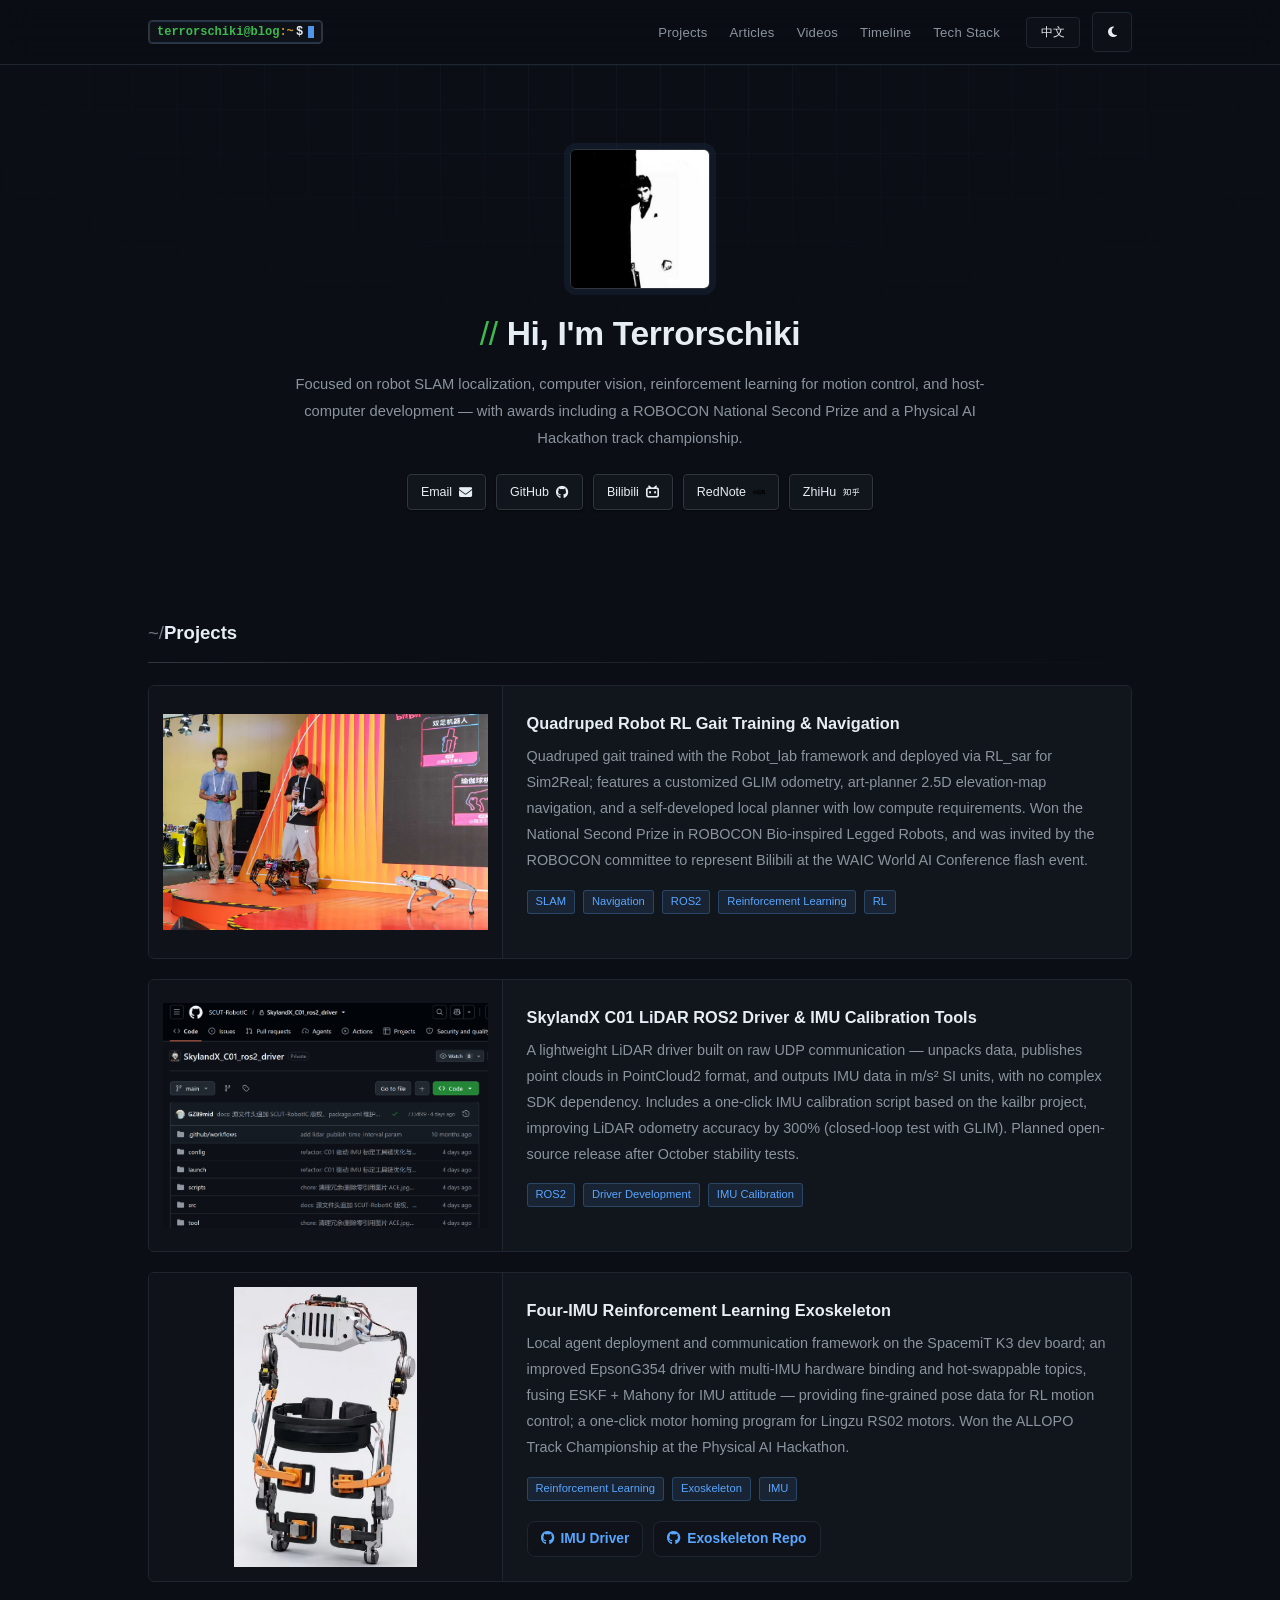
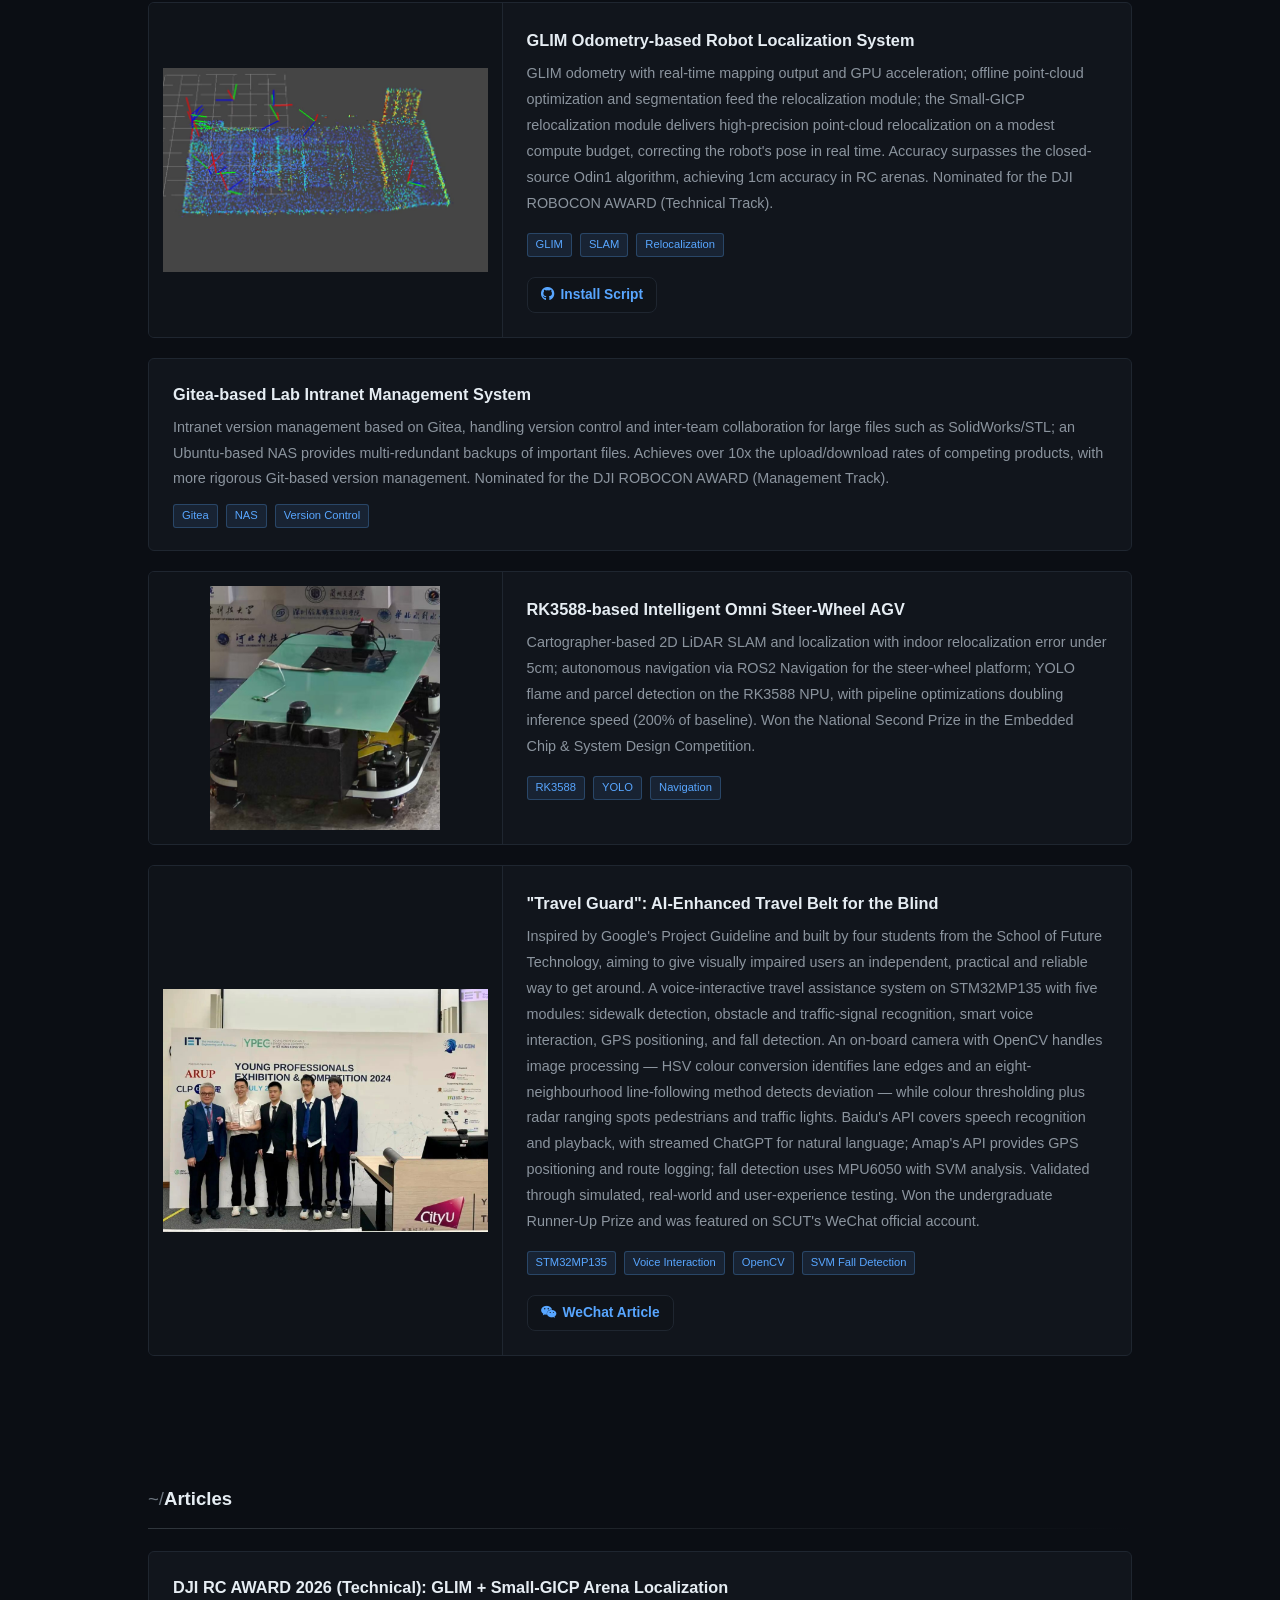
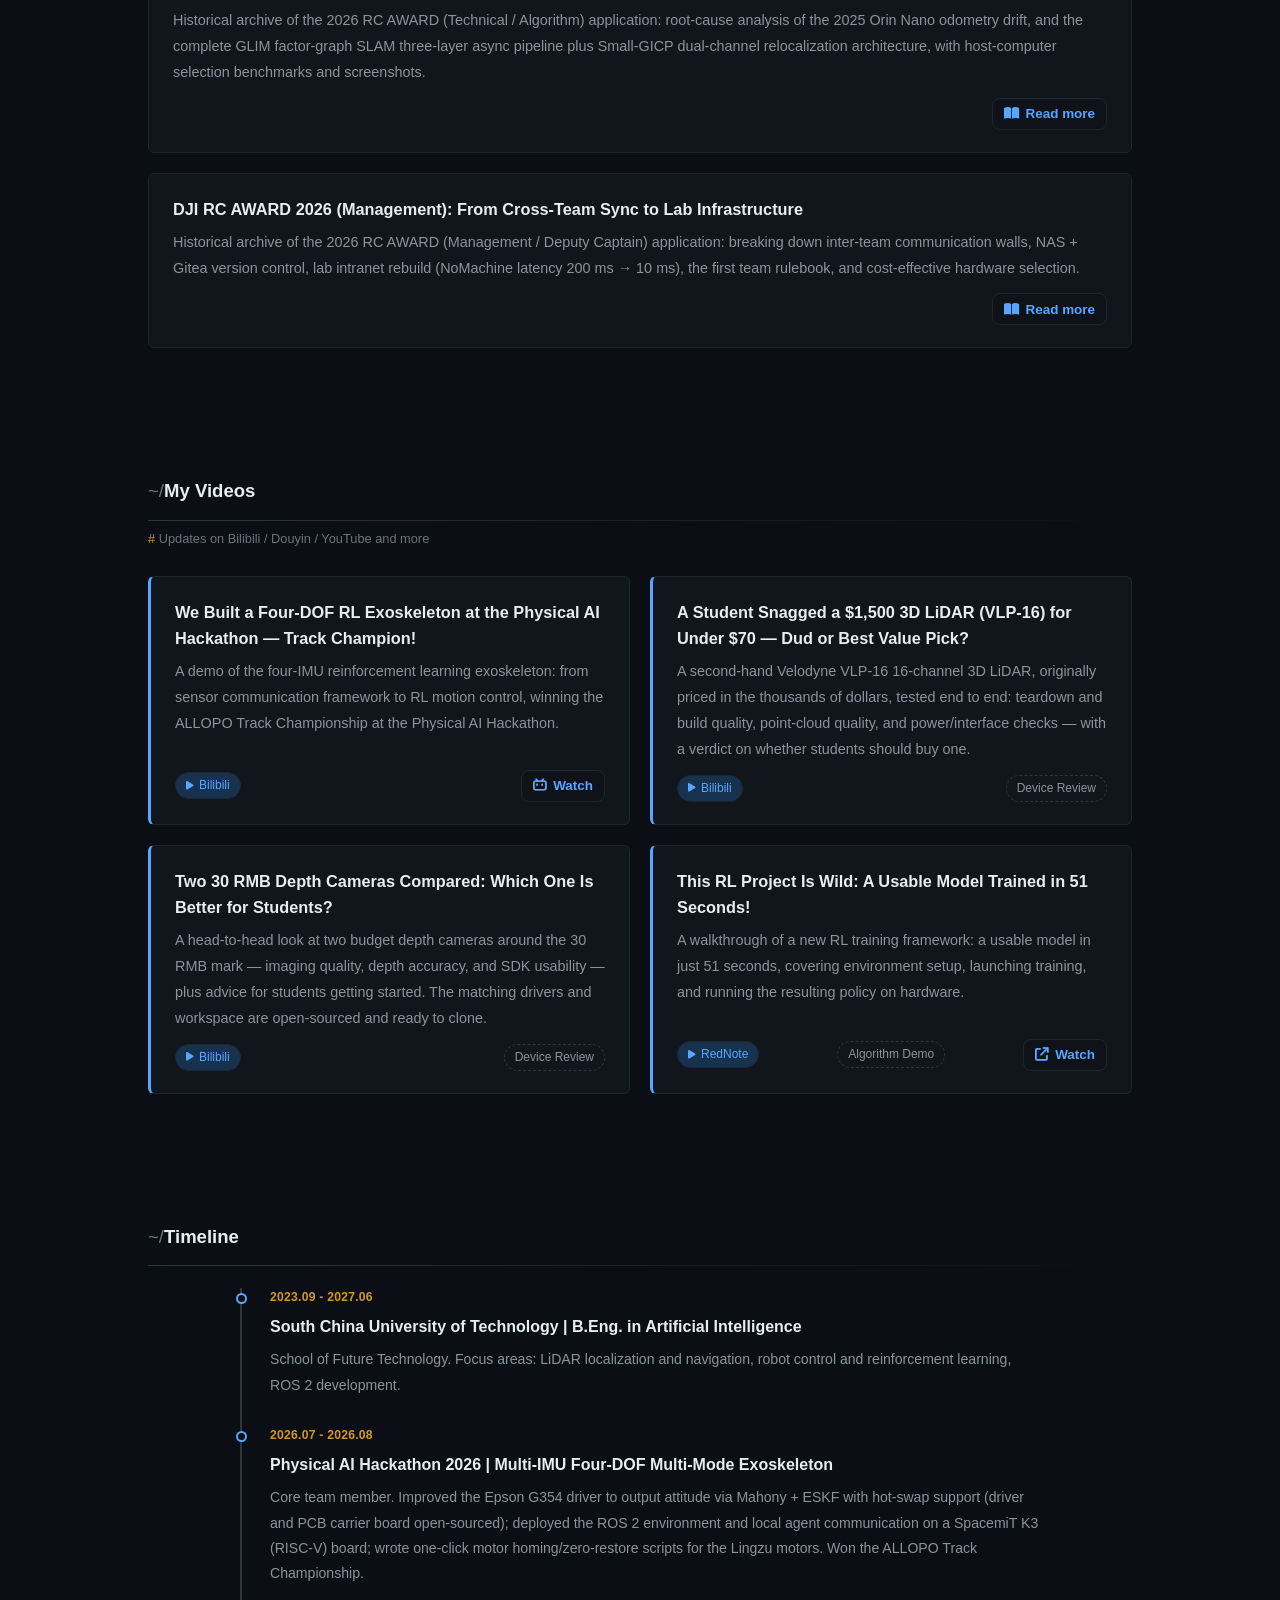
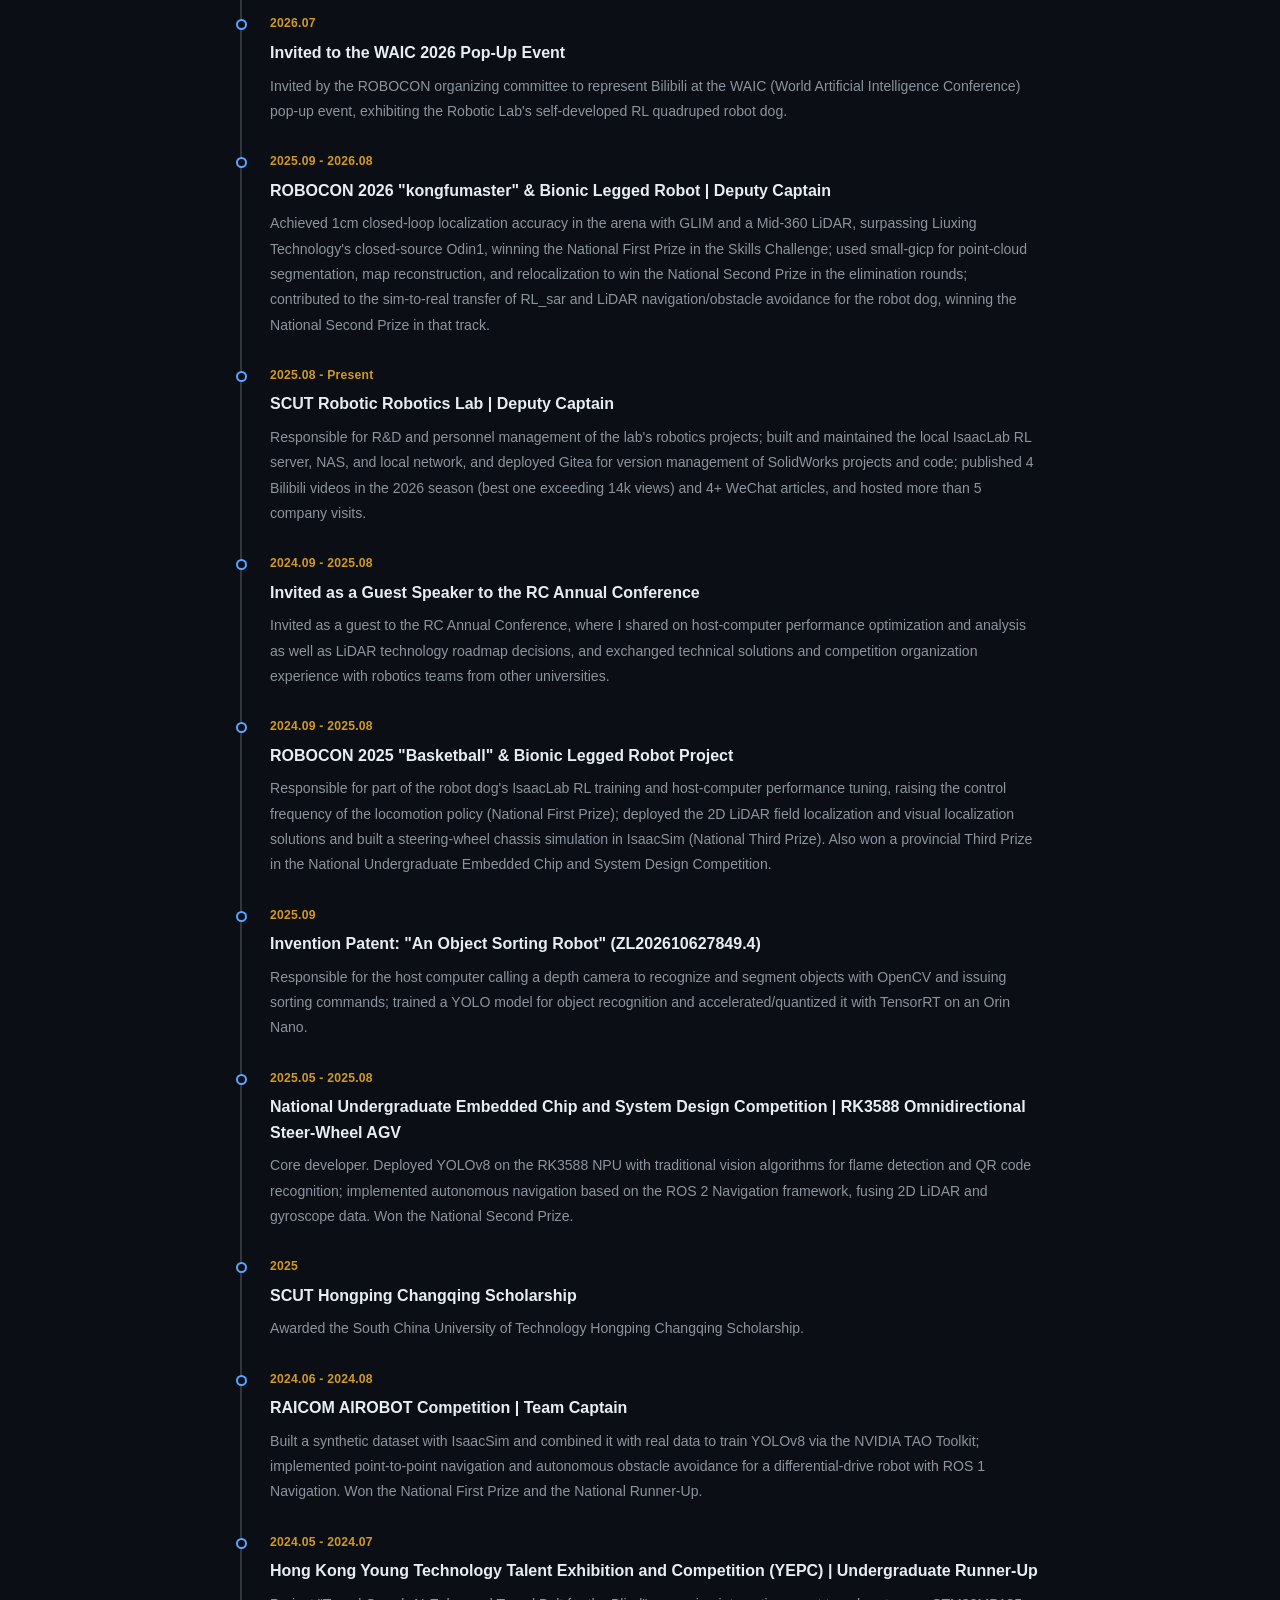
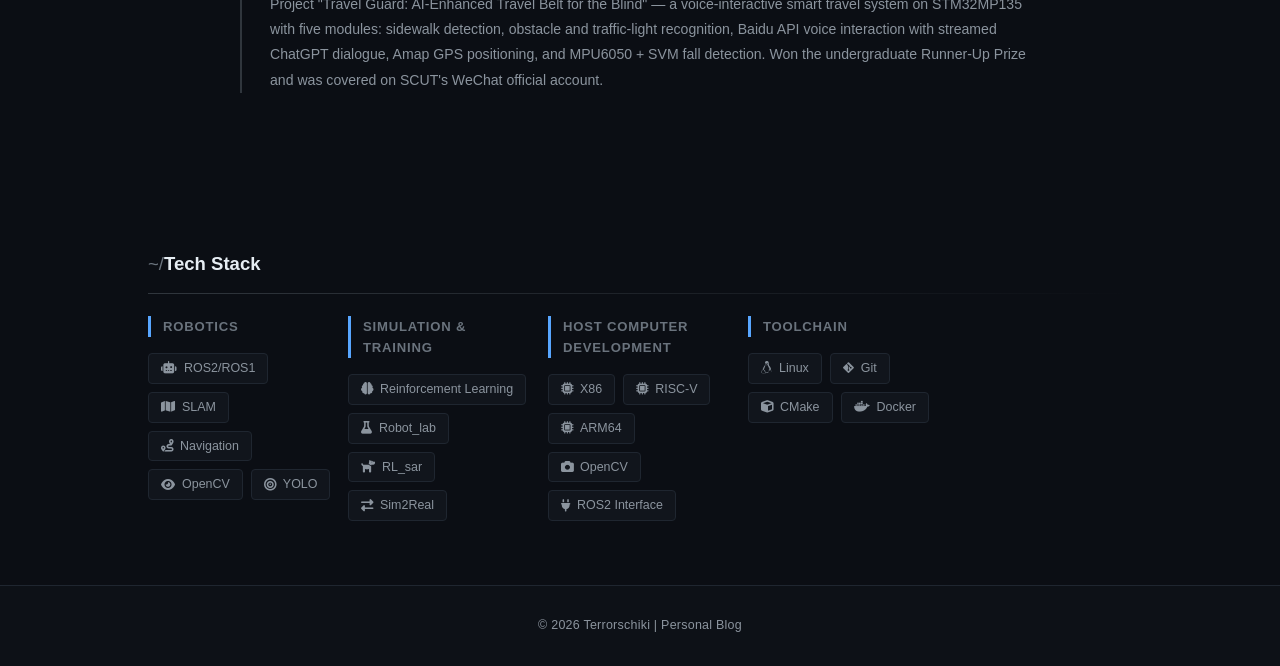
<file: index.html>
<!DOCTYPE html>
<html lang="en" data-theme="dark">
<head>
  <meta charset="UTF-8">
  <meta name="viewport" content="width=device-width, initial-scale=1.0">
  <meta name="description" content="Terrorschiki 的个人博客：项目、文章与经历。">
  <link rel="icon" href="assets/images/avatar.jpg" type="image/jpeg">
  <title>Terrorschiki 的个人博客</title>

  <script>
    // 默认黑夜模式；右上角按钮可切换，访客的选择会被记住
    const savedTheme = localStorage.getItem('theme') || 'dark';
    document.documentElement.setAttribute('data-theme', savedTheme);
  </script>

  <link rel="stylesheet" href="assets/css/style.css">
  <link rel="stylesheet" href="https://cdn.bootcdn.net/ajax/libs/font-awesome/6.4.0/css/all.min.css">
</head>
<body>
  <nav>
    <div class="container nav-container">
      <a href="#" class="logo" aria-label="Terrorschiki 的个人博客" data-site="Terrorschiki">
        <span class="logo-terminal" aria-hidden="true"><span class="terminal-typewriter"><span class="terminal-user">terrorschiki@blog</span><span class="terminal-path">:~</span></span><span class="terminal-symbol">$</span><span class="terminal-cursor"></span></span>
      </a>
      
      <div class="nav-actions">
        <div class="nav-links">
          <a href="#projects" data-i18n="nav.projects">Projects</a>
          <a href="#documents" data-i18n="nav.documents">Docs</a>
          <a href="#videos" data-i18n="nav.videos">Videos</a>
          <a href="#timeline" data-i18n="nav.timeline">Timeline</a>
          <a href="#skills" data-i18n="nav.skills">Stack</a>
        </div>
        
        <div class="nav-controls">
          <button class="control-btn lang-toggle" aria-label="Toggle Language">English</button>
          <button class="control-btn theme-toggle" aria-label="Toggle Theme">
            <i class="fas fa-sun sun-icon"></i>
            <i class="fas fa-moon moon-icon"></i>
          </button>
        </div>
      </div>
    </div>
  </nav>

  <section id="intro" class="intro">
    <div class="bg-decoration"></div>
    <div class="container flex-center column">
      <div class="avatar-container">
        <img src="assets/images/avatar.jpg" alt="Avatar" class="avatar" data-i18n="intro.avatarAlt">
        <div class="avatar-glow"></div>
      </div>
      <h1 class="gradient-text" data-i18n="intro.title">Hi, I'm Terrorschiki</h1>
      <p class="subtitle" data-i18n="intro.desc">...</p>
      <div class="intro-contact-links" aria-label="Social Links"></div>
    </div>
  </section>

  <section id="projects" class="section-padding">
    <div class="container">
      <h2 data-i18n="projects.title">My Projects</h2>
      <div class="projects-grid"></div>
    </div>
  </section>

  <section id="documents" class="section-padding">
    <div class="container">
      <h2 data-i18n="documents.title">Documents</h2>
      <div class="documents-grid"></div>
    </div>
  </section>

  <section id="videos" class="section-padding">
    <div class="container">
      <h2 data-i18n="videos.title">Videos</h2>
      <p class="section-hint" data-i18n="videos.hint">短视频与长视频更新</p>
      <div class="videos-grid"></div>
    </div>
  </section>

  <section id="timeline" class="section-padding">
    <div class="container">
      <h2 data-i18n="timeline.title">Timeline</h2>
      <div class="timeline-container"></div>
    </div>
  </section>

  <section id="skills" class="section-padding">
    <div class="container">
      <h2 data-i18n="skills.title">Tech Stack</h2>
      <div class="skills-wrapper"></div>
    </div>
  </section>

  <footer data-i18n="footer.copyright">© 2026 Terrorschiki | 个人博客</footer>

  <script src="assets/js/i18n.js"></script>
  <script src="assets/js/main.js"></script>
</body>
</html>
</file>
<file: assets/css/style.css>
/* =========================================
   1. Design Token & Themes
   ========================================= */
:root {
  /* 基础参数 */
  --font-main: -apple-system, BlinkMacSystemFont, "Segoe UI", Roboto, "Helvetica Neue", Arial, sans-serif;
  --radius-md: 8px;
  --radius-full: 999px;
  --container-width: 1024px;
  --transition-base: 0.3s cubic-bezier(0.4, 0, 0.2, 1);
  --ease-standard: cubic-bezier(0.22, 1, 0.36, 1);
  --ease-emphasis: cubic-bezier(0.16, 1, 0.3, 1);
  --duration-fast: 180ms;
  --duration-base: 480ms;
  
  /* [Light Mode] VS Code 2026-inspired light theme */
  --bg-body: #f3f3f3;
  --bg-editor: #ffffff;
  --bg-card: #ffffff;
  --bg-panel: #f8f8f8;
  --bg-sidebar: #f3f3f3;
  --bg-toolbar: #f3f3f3;
  --bg-glass: rgba(243, 243, 243, 0.94);
  --bg-hover: #e8e8e8;
  --bg-active: #e6f3ff;
  --bg-terminal: #ffffff;
  
  --text-main: #1f1f1f;
  --text-muted: #616161;
  --text-subtle: #8a8a8a;
  --text-invert: #ffffff;
  
  --primary: #0078d4;
  --primary-hover: #005a9e;
  --primary-glow: rgba(0, 120, 212, 0.18);
  --selection: #add6ff;
  --terminal-user: #0078d4;
  --terminal-path: #795e26;
  
  --border-light: #d0d0d0;
  --border-strong: #b8b8b8;
  --shadow-sm: 0 1px 2px rgba(0, 0, 0, 0.06);
  --shadow-card: 0 8px 18px rgba(0, 0, 0, 0.09);
  --shadow-hover: 0 14px 30px rgba(0, 0, 0, 0.12);
  
  --gradient-title: linear-gradient(135deg, #1f1f1f 0%, #0078d4 100%);
  --decoration-blob: #dcdcdc;
}

/* [Dark Mode] VS Code 2026-inspired dark theme */
[data-theme="dark"] {
  --bg-body: #1e1e1e;
  --bg-editor: #1e1e1e;
  --bg-card: #252526;
  --bg-panel: #181818;
  --bg-sidebar: #181818;
  --bg-toolbar: #2d2d30;
  --bg-glass: rgba(37, 37, 38, 0.9);
  --bg-hover: #2d2d30;
  --bg-active: #04395e;
  --bg-terminal: #1e1e1e;
  
  --text-main: #cccccc;
  --text-muted: #9d9d9d;
  --text-subtle: #6f6f6f;
  
  --primary: #3794ff;
  --primary-hover: #4fc1ff;
  --primary-glow: rgba(55, 148, 255, 0.24);
  --selection: #264f78;
  --terminal-user: #4ec9b0;
  --terminal-path: #dcdcaa;
  
  --border-light: #3c3c3c;
  --border-strong: #5a5a5a;
  --shadow-sm: 0 1px 2px rgba(0, 0, 0, 0.35);
  --shadow-card: 0 10px 24px rgba(0, 0, 0, 0.28);
  --shadow-hover: 0 16px 32px rgba(0, 0, 0, 0.36);
  
  --gradient-title: linear-gradient(135deg, #cccccc 0%, #3794ff 100%);
  --decoration-blob: #333333;
}

/* =========================================
   2. Global Reset & Layout
   ========================================= */
* { margin: 0; padding: 0; box-sizing: border-box; }

html {
  width: 100%;
  max-width: 100%;
  -webkit-text-size-adjust: 100%;
}

body {
  font-family: var(--font-main);
  background-color: var(--bg-body);
  color: var(--text-main);
  line-height: 1.6;
  /* 关键：平滑过渡背景色和文字颜色 */
  transition: background-color 0.4s ease, color 0.4s ease;
  max-width: 100%;
  overflow-x: hidden;
}

@supports (overflow: clip) {
  html,
  body {
    overflow-x: clip;
  }
}

/* 新增：全局图片约束，防止图片撑破布局 */
img {
  max-width: 100%;
  height: auto;
  display: block;
}

a { text-decoration: none; color: inherit; transition: var(--transition-base); }
ul { list-style: none; }

::selection {
  background: var(--selection);
  color: var(--text-main);
}

:focus-visible {
  outline: 1px solid var(--primary);
  outline-offset: 2px;
}

.container {
  width: 100%;
  max-width: var(--container-width);
  margin: 0 auto;
  padding: 0 20px;
}

.section-padding { padding: 64px 0; }
.flex-center { display: flex; align-items: center; justify-content: center; }
.column { flex-direction: column; }

section[id] { scroll-margin-top: 88px; }

/* 滚动条美化 */
::-webkit-scrollbar { width: 8px; }
::-webkit-scrollbar-track { background: var(--bg-sidebar); }
::-webkit-scrollbar-thumb { background: var(--border-strong); border-radius: 4px; }
::-webkit-scrollbar-thumb:hover { background: var(--text-subtle); }

/* =========================================
   3. Navigation (Glassmorphism)
   ========================================= */
nav {
  position: sticky;
  top: 0;
  z-index: 100;
  background: var(--bg-glass);
  backdrop-filter: blur(16px);
  -webkit-backdrop-filter: blur(16px);
  border-bottom: 1px solid var(--border-light);
  transition: background-color 0.4s ease, border-color 0.4s ease;
}

.nav-container {
  height: 64px;
  display: flex;
  justify-content: space-between;
  align-items: center;
}

.logo {
  display: flex;
  align-items: center;
  gap: 8px;
  font-weight: 700;
  font-size: 1.25rem;
  color: var(--text-main);
}

.logo-terminal {
  display: inline-flex;
  align-items: center;
  gap: 2px;
  height: 24px;
  padding: 0 8px;
  border: 1px solid var(--border-light);
  border-radius: 4px;
  background: var(--bg-terminal);
  color: var(--text-main);
  font-family: "SFMono-Regular", Consolas, "Liberation Mono", Menlo, monospace;
  font-size: 0.75rem;
  font-weight: 700;
  line-height: 1;
  box-shadow: inset 0 0 0 1px var(--primary-glow);
}

.terminal-user { color: var(--terminal-user); }
.terminal-path { color: var(--terminal-path); }
.terminal-symbol { color: var(--text-main); }

.terminal-cursor {
  width: 6px;
  height: 12px;
  margin-left: 3px;
  background: var(--primary);
  opacity: 0.9;
}

.nav-actions { display: flex; align-items: center; gap: 24px; }

.nav-links { display: flex; gap: 18px; }
.nav-links a {
  font-size: 0.95rem;
  font-weight: 500;
  color: var(--text-muted);
  position: relative;
}
.nav-links a::after {
  content: '';
  position: absolute;
  left: 0;
  bottom: -6px;
  width: 100%;
  height: 2px;
  background: var(--primary);
  transform: scaleX(0);
  transform-origin: left;
  transition: transform var(--duration-fast) var(--ease-standard);
}
.nav-links a:hover, .nav-links a.active { color: var(--primary); }
.nav-links a:hover::after, .nav-links a.active::after { transform: scaleX(1); }

.nav-controls { display: flex; align-items: center; gap: 12px; }

/* 按钮通用样式 */
.control-btn {
  background: var(--bg-toolbar);
  border: 1px solid var(--border-light);
  color: var(--text-main);
  padding: 6px 14px;
  border-radius: 20px;
  cursor: pointer;
  font-size: 0.9rem;
  transition: color var(--duration-fast) var(--ease-standard), border-color var(--duration-fast) var(--ease-standard), background-color var(--duration-fast) var(--ease-standard), transform var(--duration-fast) var(--ease-standard);
  display: flex;
  align-items: center;
  justify-content: center;
}

.control-btn:hover {
  background: var(--bg-hover);
  border-color: var(--border-strong);
  color: var(--primary);
}

/* 主题切换按钮特殊处理 */
.theme-toggle {
  width: 36px;
  height: 36px;
  padding: 0;
  border-radius: 50%;
  position: relative;
  overflow: hidden;
}

.theme-toggle i {
  position: absolute;
  transition: transform 420ms var(--ease-emphasis), opacity 320ms var(--ease-standard);
}

/* 图标切换动画逻辑 */
[data-theme="light"] .moon-icon { transform: translateY(20px) rotate(90deg); opacity: 0; }
[data-theme="light"] .sun-icon { transform: translateY(0) rotate(0); opacity: 1; }
[data-theme="dark"] .sun-icon { transform: translateY(-20px) rotate(-90deg); opacity: 0; }
[data-theme="dark"] .moon-icon { transform: translateY(0) rotate(0); opacity: 1; }

/* =========================================
   4. Hero Section / Intro
   ========================================= */
.intro {
  padding: 84px 0 44px;
  position: relative;
  text-align: center;
}

/* 背景装饰球 */
.bg-decoration {
  display: none;
}

.avatar-container {
  position: relative;
  margin-bottom: 18px;
  opacity: 0;
  animation: intro-fade-up 620ms var(--ease-emphasis) 120ms forwards;
}

.avatar {
  width: 140px;
  height: 140px;
  border-radius: 50%;
  object-fit: cover;
  border: 4px solid var(--bg-editor);
  position: relative;
  z-index: 2;
  flex-shrink: 0; /* 防止头像被挤压 */
}

.avatar-glow {
  position: absolute;
  inset: 0;
  border-radius: 50%;
  background: var(--primary);
  filter: blur(25px);
  opacity: 0.4;
  z-index: 1;
  transform: scale(0.9);
  transition: opacity 0.3s;
}
.avatar-container:hover .avatar-glow { opacity: 0.7; }

.gradient-text {
  font-size: 3rem;
  font-weight: 800;
  margin-bottom: 10px;
  color: var(--text-main);
  letter-spacing: 0;
  opacity: 0;
  animation: intro-fade-up 620ms var(--ease-emphasis) 210ms forwards;
}

.subtitle {
  font-size: 1.15rem;
  color: var(--text-muted);
  max-width: 700px;
  margin: 0 auto;
  opacity: 0;
  animation: intro-fade-up 620ms var(--ease-emphasis) 300ms forwards;
}

.intro-contact-links {
  display: flex;
  align-items: center;
  justify-content: center;
  gap: 10px;
  margin-top: 22px;
  flex-wrap: wrap;
  opacity: 0;
  animation: intro-fade-up 620ms var(--ease-emphasis) 390ms forwards;
}

.intro-contact-link {
  min-height: 36px;
  padding: 0 13px;
  border-radius: 6px;
  border: 1px solid var(--border-light);
  background: var(--bg-editor);
  color: var(--text-main);
  display: inline-flex;
  align-items: center;
  justify-content: center;
  gap: 7px;
  font-size: 0.9rem;
  font-weight: 500;
  line-height: 1;
  box-shadow: var(--shadow-sm);
  transition: transform var(--duration-fast) var(--ease-standard), color var(--duration-fast) var(--ease-standard), border-color var(--duration-fast) var(--ease-standard), background-color var(--duration-fast) var(--ease-standard);
}

.intro-contact-link span {
  white-space: nowrap;
}

.intro-contact-link i {
  font-size: 0.82rem;
}

/* 图片图标（如小红书：Font Awesome 免费版没有这个品牌图标）。
   尺寸与上面的字体图标对齐；SVG 内部使用 currentColor，
   因此在亮色 / 暗色主题下都会自动跟随文字颜色，无需额外处理。 */
.intro-contact-link .icon-img {
  width: 0.95em;
  height: 0.95em;
  flex: 0 0 auto;
  display: block;
}

/* 悬停时与字体图标保持同样的位移效果 */
.intro-contact-link .icon-img {
  transition: transform var(--duration-fast) var(--ease-standard);
}

.intro-contact-link:hover .icon-img {
  transform: translateX(3px) scale(1.08);
}

.intro-contact-link:hover {
  background: var(--bg-active);
  color: var(--primary);
  border-color: var(--primary);
  transform: translateY(-1px);
}

/* =========================================
   5. Projects Grid & Detail Images
   ========================================= */
h2 {
  font-size: 2rem;
  text-align: center;
  margin-bottom: 32px;
  color: var(--text-main);
  position: relative;
  display: inline-block;
  width: 100%;
}
/* 标题下划线 */
h2::after {
  content: '';
  display: block;
  width: 40px;
  height: 4px;
  background: var(--primary);
  margin: 12px auto 0;
  border-radius: 2px;
}

.projects-grid,
.documents-grid {
  display: flex;
  flex-direction: column;
  gap: 20px;
}

/* 视频栏目卡片较矮，用网格排布更活泼；auto-fit 会自适应列数 */
.videos-grid {
  display: grid;
  grid-template-columns: repeat(auto-fit, minmax(320px, 1fr));
  gap: 20px;
  align-items: stretch;
}

.card {
  background: var(--bg-editor);
  border-radius: var(--radius-md);
  border: 1px solid var(--border-light);
  overflow: hidden;
  transition: transform var(--duration-base) var(--ease-standard), box-shadow var(--duration-base) var(--ease-standard), border-color var(--duration-fast) var(--ease-standard);
  display: flex;
  flex-direction: column;
  /* 解决 Safari 下圆角溢出问题 */
  transform: translateZ(0); 
}

.project-card {
  display: grid;
  grid-template-columns: minmax(240px, 36%) minmax(0, 1fr);
  width: 100%;
  max-width: 100%;
  min-height: 260px;
}

.project-card--text-only {
  grid-template-columns: 1fr;
  min-height: 0;
}

.project-card--text-only .project-info {
  padding: 22px 24px;
}

.project-card--text-only .project-info p {
  margin-bottom: 12px;
}

.project-meta-row {
  display: flex;
  flex-wrap: wrap;
  align-items: center;
  gap: 10px 12px;
  margin-top: auto;
}

.project-meta-row .project-tags {
  flex: 1 1 320px;
  min-width: 0;
  margin: 0;
}

.project-meta-row .project-actions {
  flex: 0 0 auto;
  margin-top: 0;
  margin-left: auto;
}

.project-card--text-only .project-action {
  min-height: 32px;
  padding: 7px 11px;
  font-size: 0.84rem;
}

.card:hover {
  transform: translateY(-4px);
  box-shadow: var(--shadow-card);
  border-color: var(--primary);
}

/* 首页项目卡片缩略图 - 优化适配 */
.project-thumbnail {
  position: absolute;
  inset: 0;
  width: 100%;
  height: 100%;
  object-fit: contain;
  object-position: center;
  padding: 14px;
  transition: transform var(--duration-base) var(--ease-standard);
  background-color: transparent;
}

.project-thumbnail--cover {
  padding: 0;
  object-fit: cover;
  object-position: center 35%;
}

.card:hover .project-thumbnail { transform: scale(1.02); }

.project-thumbnail-wrapper {
  position: relative;
  min-height: 260px;
  overflow: hidden;
  background: var(--bg-panel);
  border-right: 1px solid var(--border-light);
  display: flex;
  align-items: center;
  justify-content: center;
}

.project-info {
  padding: 24px;
  display: flex;
  flex: 1;
  flex-direction: column;
  width: 100%;
  max-width: 100%;
  min-width: 0;
}

.project-info h3 {
  font-size: 1.25rem;
  margin-bottom: 8px;
  color: var(--text-main);
  overflow-wrap: anywhere;
}

.project-info p {
  font-size: 0.95rem;
  color: var(--text-muted);
  margin-bottom: 16px;
  overflow-wrap: anywhere;
}

.project-actions {
  display: flex;
  flex-wrap: wrap;
  gap: 10px;
  margin-top: auto;
}

.project-action {
  min-height: 36px;
  padding: 8px 13px;
  border: 1px solid var(--border-light);
  border-radius: var(--radius-md);
  font-weight: 600;
  font-size: 0.86rem;
  color: var(--primary);
  display: inline-flex;
  align-items: center;
  gap: 7px;
  background: var(--bg-panel);
  line-height: 1;
  transition: transform var(--duration-fast) var(--ease-standard), border-color var(--duration-fast) var(--ease-standard), background-color var(--duration-fast) var(--ease-standard);
}

.project-action:hover {
  background: var(--bg-active);
  border-color: var(--primary);
  transform: translateY(-1px);
}

@keyframes intro-fade-up {
  from {
    opacity: 0;
    transform: translateY(14px);
  }
  to {
    opacity: 1;
    transform: translateY(0);
  }
}

/* =========================================
   7. Footer
   ========================================= */

footer {
  text-align: center;
  padding: 30px;
  font-size: 0.9rem;
  color: var(--text-muted);
  border-top: 1px solid var(--border-light);
  background: var(--bg-sidebar);
}

/* =========================================
   8. Mobile Responsive
   ========================================= */
@media (max-width: 768px) {
  .nav-container {
    height: auto;
    min-height: 64px;
    display: grid;
    grid-template-columns: auto minmax(0, 1fr);
    column-gap: 12px;
    row-gap: 8px;
    padding-top: 10px;
    padding-bottom: 10px;
  }

  .nav-actions { display: contents; }

  .logo {
    grid-column: 1;
    grid-row: 1;
    min-width: 0;
  }

  .nav-controls {
    grid-column: 2;
    grid-row: 1;
    justify-self: end;
    min-width: 0;
  }

  .nav-links {
    grid-column: 1 / -1;
    grid-row: 2;
    width: 100%;
    display: flex;
    justify-content: center;
    gap: 14px;
    overflow-x: auto;
    padding: 2px 0 4px;
    scrollbar-width: none;
  }

  .nav-links::-webkit-scrollbar { display: none; }

  .nav-links a { flex: 0 0 auto; }

  .container { padding: 0 16px; }
  
  .section-padding { padding: 48px 0; }
  section[id] { scroll-margin-top: 132px; }
  .intro { padding-top: 56px; }
  .gradient-text {
    width: 100%;
    max-width: 100%;
    font-size: 2rem;
    line-height: 1.2;
    overflow-wrap: anywhere;
  }
  .subtitle {
    max-width: 100%;
    overflow-wrap: anywhere;
  }
  .nav-actions { gap: 12px; }
  .nav-controls { gap: 8px; }
  .control-btn { padding: 6px 10px; }
  .logo { font-size: 1.1rem; }
  .logo-terminal {
    height: 22px;
    padding: 0 7px;
    font-size: 0.68rem;
  }
  .project-card {
    grid-template-columns: 1fr;
    min-height: 0;
  }

  .project-card--text-only .project-info {
    padding: 20px;
    width: 100%;
    max-width: 100%;
  }

  .project-meta-row .project-tags {
    flex-basis: 100%;
  }

  .project-meta-row .project-actions {
    width: 100%;
    margin-left: 0;
    justify-content: flex-start;
  }

  .project-card--text-only .project-meta-row {
    display: block;
  }

  .project-card--text-only .project-tags {
    display: flex;
    margin-bottom: 10px;
    width: 100%;
    max-width: 100%;
  }

  .project-card--text-only .project-actions {
    width: 100%;
    max-width: 100%;
  }

  .project-thumbnail-wrapper {
    height: 220px;
    min-height: 220px;
    border-right: 0;
    border-bottom: 1px solid var(--border-light);
  }

  /* 手机端图片适配 */
  .avatar {
    width: 120px;
    height: 120px;
  }
  .project-thumbnail {
    height: 100%;
  }
  
  .intro-contact-links {
    gap: 10px;
    margin-top: 18px;
  }

  .timeline-container {
    padding-left: 24px;
  }

  .timeline-dot {
    left: -28px;
  }
}

@media (max-width: 360px) {
  .gradient-text { font-size: 1.75rem; }
}


/* =========================================
   10. Timeline Section (New)
   ========================================= */
.timeline-container {
  position: relative;
  max-width: 800px;
  margin: 0 auto;
  padding-left: 30px;
}

/* Vertical Line */
.timeline-container::before {
  content: '';
  position: absolute;
  left: 0;
  top: 0;
  bottom: 0;
  width: 2px;
  background: var(--border-strong);
}

.timeline-item {
  position: relative;
  margin-bottom: 28px;
}

.timeline-dot {
  position: absolute;
  left: -35px; /* Adjust based on padding */
  top: 5px;
  width: 12px;
  height: 12px;
  background: var(--bg-editor);
  border: 2px solid var(--primary);
  border-radius: 50%;
  z-index: 1;
}

.timeline-date {
  font-size: 0.85rem;
  font-weight: 700;
  color: var(--primary);
  margin-bottom: 6px;
  display: block;
}

.timeline-content h3 {
  font-size: 1.1rem;
  margin-bottom: 8px;
  color: var(--text-main);
}

.timeline-content p {
  font-size: 0.95rem;
  color: var(--text-muted);
}

/* =========================================
   11. Tech Stack Section (New)
   ========================================= */
.skills-wrapper {
  display: grid;
  grid-template-columns: repeat(5, minmax(0, 1fr));
  gap: 16px;
}

.skill-category h3 {
  font-size: 1.1rem;
  margin-bottom: 16px;
  color: var(--text-main);
  border-left: 3px solid var(--primary);
  padding-left: 12px;
}

.skill-list {
  display: flex;
  flex-wrap: wrap;
  gap: 8px;
}

.skill-badge {
  padding: 7px 12px;
  background: var(--bg-editor);
  border: 1px solid var(--border-light);
  border-radius: 8px;
  font-size: 0.85rem;
  line-height: 1.2;
  color: var(--text-muted);
  display: flex;
  align-items: center;
  gap: 7px;
  transition: transform var(--duration-fast) var(--ease-standard), color var(--duration-fast) var(--ease-standard), border-color var(--duration-fast) var(--ease-standard);
}

.skill-badge:hover {
  background: var(--bg-active);
  border-color: var(--primary);
  color: var(--primary);
  transform: translateY(-1px);
}

@media (max-width: 1000px) {
  .skills-wrapper {
    grid-template-columns: repeat(3, minmax(0, 1fr));
  }
}

@media (max-width: 700px) {
  .skills-wrapper {
    grid-template-columns: repeat(2, minmax(0, 1fr));
  }
}

@media (max-width: 480px) {
  .skills-wrapper {
    grid-template-columns: 1fr;
  }
}

.reveal {
  opacity: 0;
  transform: translateY(16px);
  filter: blur(2px);
  transition: opacity var(--duration-base) var(--ease-standard), transform var(--duration-base) var(--ease-standard), filter var(--duration-base) var(--ease-standard);
  transition-delay: var(--reveal-delay, 0ms);
  will-change: opacity, transform;
}

.reveal.is-visible {
  opacity: 1;
  transform: translateY(0);
  filter: blur(0);
}

@media (prefers-reduced-motion: reduce) {
  .avatar-container,
  .gradient-text,
  .subtitle,
  .intro-contact-links {
    animation: none;
    opacity: 1;
    transform: none;
  }

  .reveal {
    opacity: 1;
    transform: none;
    filter: none;
    transition: none;
  }
}

/* 修复主题切换按钮的点击响应 */
.theme-toggle {
  cursor: pointer;
  z-index: 10; /* 提高层级 */
  /* 确保按钮有足够空间容纳图标 */
  width: 40px; 
  height: 40px;
  display: flex;
  align-items: center;
  justify-content: center;
}

/* 防止图标拦截鼠标事件，确保点击穿透到 button */
.theme-toggle i {
  pointer-events: none; 
}

/* 确保导航栏层级够高 */
nav {
  z-index: 1000;
}

/* ... Previous CSS ... */

/* =========================================
   12. Project Tags (New)
   ========================================= */
.project-tags {
  display: flex;
  flex-wrap: wrap;
  gap: 8px;
  margin: 0 0 20px;
  max-width: 100%;
  min-width: 0;
}

.project-tag {
  font-size: 0.75rem;
  padding: 3px 10px;
  background: var(--bg-active);
  color: var(--primary);
  border-radius: 4px;
  font-weight: 500;
  border: 1px solid var(--border-light);
  overflow-wrap: anywhere;
}

/* Adjust paragraph margin in project info to accommodate tags */
.project-info p {
  margin-bottom: 16px; 
}

/* =========================================
   13. Empty State（板块暂无内容时的提示）
   ========================================= */
.empty-state {
  grid-column: 1 / -1;
  margin: 0;
  padding: 48px 24px;
  text-align: center;
  font-size: 1rem;
  line-height: 1.7;
  color: var(--text-subtle);
  background: var(--bg-panel);
  border: 1px dashed var(--border-light);
  border-radius: var(--radius-md);
  overflow-wrap: anywhere;
}

.timeline-container > .empty-state {
  margin-left: 0;
}

@media (max-width: 768px) {
  .empty-state {
    padding: 36px 18px;
    font-size: 0.95rem;
  }
}

/* 时间轴 / 技术栈为空时不显示多余的装饰线，并让提示占满整行 */
.timeline-container:has(> .empty-state) {
  padding-left: 0;
}

.timeline-container:has(> .empty-state)::before {
  display: none;
}

.skills-wrapper:has(> .empty-state) {
  grid-template-columns: 1fr;
}

/* =========================================
   14. Video Cards（自媒体视频栏目）
   ========================================= */
.video-card .project-info h3 {
  padding-right: 0;
}

/* 平台角标：Bilibili / Douyin / YouTube ... */
.video-platform {
  display: inline-flex;
  align-items: center;
  gap: 6px;
  flex: 0 0 auto;
  margin-right: auto;
  padding: 3px 10px;
  font-size: 0.75rem;
  font-weight: 500;
  color: var(--primary);
  background: var(--bg-active);
  border: 1px solid var(--border-light);
  border-radius: var(--radius-full);
}

.video-platform i {
  font-size: 0.62rem;
}

/* 分类角标：设备评测 / 算法演示 —— 与平台角标同排，弱化底色以作区分 */
.video-category {
  display: inline-flex;
  align-items: center;
  flex: 0 0 auto;
  gap: 6px;
  padding: 3px 10px;
  font-size: 0.75rem;
  font-weight: 500;
  color: var(--text-muted);
  background: transparent;
  border: 1px dashed var(--border-strong);
  border-radius: var(--radius-full);
  white-space: nowrap;
}

/* 视频卡片左侧加一条主色竖条，与文章卡片区分开 */
.video-card {
  border-left: 3px solid var(--primary);
}

/* =========================================
   15. Liveliness Layer（活力化动效）
   在不改变任何结构与渲染逻辑的前提下，纯 CSS 增强观感
   ========================================= */

/* --- 15.1 自我介绍区背景光斑（原本 display:none，这里启用）--- */
.intro .bg-decoration {
  display: block;
  position: absolute;
  inset: 0;
  overflow: hidden;
  pointer-events: none;
  z-index: 0;
}

.intro {
  position: relative;
  overflow: hidden;
}

.intro .bg-decoration::before,
.intro .bg-decoration::after {
  content: '';
  position: absolute;
  width: 420px;
  height: 420px;
  border-radius: 50%;
  filter: blur(90px);
  opacity: 0.16;
  will-change: transform;
}

.intro .bg-decoration::before {
  top: -160px;
  left: -120px;
  background: var(--primary);
  animation: float-blob 18s var(--ease-standard) infinite alternate;
}

.intro .bg-decoration::after {
  right: -140px;
  bottom: -180px;
  background: var(--terminal-user);
  opacity: 0.12;
  animation: float-blob 22s var(--ease-standard) infinite alternate-reverse;
}

@keyframes float-blob {
  from { transform: translate3d(0, 0, 0) scale(1); }
  to   { transform: translate3d(60px, 40px, 0) scale(1.15); }
}

/* 光斑在背景层，内容需在其之上 */
.intro .container {
  position: relative;
  z-index: 1;
}

/* --- 15.2 头像：缓慢旋转的渐变光环 --- */
.avatar-container::before {
  content: '';
  position: absolute;
  inset: -20px;
  border-radius: 50%;
  background: conic-gradient(
    from 0deg,
    var(--primary),
    var(--terminal-user),
    var(--terminal-path),
    var(--primary)
  );
  opacity: 0.45;
  filter: blur(14px);
  animation: spin-slow 12s linear infinite;
  transition: opacity var(--transition-base);
}

.avatar-container:hover::before {
  opacity: 0.8;
}

@keyframes spin-slow {
  to { transform: rotate(360deg); }
}

/* --- 15.3 标题下划线：划过时展开成渐变色 --- */
h2::after {
  background: linear-gradient(90deg, var(--primary), var(--terminal-user));
  transition: width var(--transition-base), background var(--transition-base);
}

h2:hover::after {
  width: 88px;
}

/* --- 15.4 栏目副标题（用于视频栏目等）--- */
.section-hint {
  text-align: center;
  margin: -18px 0 32px;
  font-size: 0.92rem;
  color: var(--text-subtle);
}

/* --- 15.5 卡片悬停：轻微上浮 + 更明显的阴影 --- */
.project-card {
  transition: transform var(--duration-fast) var(--ease-standard),
              box-shadow var(--transition-base),
              border-color var(--transition-base);
}

.project-card:hover {
  transform: translateY(-4px);
}

/* --- 15.6 标签悬停：主色填充 --- */
.project-tag {
  transition: background-color var(--duration-fast) ease,
              color var(--duration-fast) ease,
              transform var(--duration-fast) ease;
}

.project-tag:hover {
  background: var(--primary);
  color: var(--text-invert);
  transform: translateY(-1px);
  border-color: var(--primary);
}

/* --- 15.7 时间轴圆点：柔和的呼吸脉冲 --- */
.timeline-dot::after {
  content: '';
  position: absolute;
  inset: -4px;
  border-radius: 50%;
  border: 2px solid var(--primary);
  opacity: 0;
  animation: dot-pulse 2.6s var(--ease-standard) infinite;
}

@keyframes dot-pulse {
  0%   { opacity: 0.6; transform: scale(0.8); }
  70%  { opacity: 0;   transform: scale(1.6); }
  100% { opacity: 0;   transform: scale(1.6); }
}

/* --- 15.8 技能徽章悬停：图标轻微弹起 --- */
.skill-badge {
  transition: transform var(--duration-fast) var(--ease-standard),
              border-color var(--transition-base),
              box-shadow var(--transition-base);
}

.skill-badge:hover {
  transform: translateY(-2px);
}

.skill-badge i {
  transition: transform var(--duration-fast) var(--ease-standard);
}

.skill-badge:hover i {
  transform: scale(1.15) rotate(-6deg);
}

/* --- 15.9 联系入口按钮悬停：图标轻微位移 --- */
.intro-contact-link i {
  transition: transform var(--duration-fast) var(--ease-standard);
}

.intro-contact-link:hover i {
  transform: translateX(3px) scale(1.08);
}

/* --- 15.10 Logo 打字机光标（结构未变，仅强化视觉）--- */
.logo-terminal:hover .terminal-cursor {
  animation-duration: 0.7s;
}

/* 打字机动画只在脚本成功测量宽度后由 .is-typing 启用，
   避免脚本失败或禁用 JS 时内容被裁掉 */
.logo-terminal.is-typing .terminal-typewriter {
  display: inline-block;
  overflow: hidden;
  white-space: nowrap;
  vertical-align: bottom;
  animation: typewriter-reveal 1.05s steps(24, end) 300ms both;
}

@keyframes typewriter-reveal {
  from { width: 0; }
  to   { width: var(--typewriter-width, 100%); }
}

/* --- 15.11 尊重系统「减少动态效果」设置 --- */
@media (prefers-reduced-motion: reduce) {
  .intro .bg-decoration::before,
  .intro .bg-decoration::after,
  .avatar-container::before,
  .timeline-dot::after {
    animation: none;
  }

  .logo-terminal.is-typing .terminal-typewriter {
    animation: none;
    width: auto;
    overflow: visible;
  }

  .project-card:hover,
  .project-tag:hover,
  .skill-badge:hover {
    transform: none;
  }
}


/* ===========================================================================
   15. 站点主题定稿（方案 A：终端编辑器 / Terminal）
   ---------------------------------------------------------------------------
   以下规则来自改版方案 preview/vA.css，已改写为整站默认样式。
   本方案提供「亮 / 暗」两套完整令牌：
     html:not([data-theme="dark"])  → 亮色
     html[data-theme="dark"]        → 暗色
   默认观感偏向 dark 主题；index.html 与 main 分支保持逐字一致。
   =========================================================================== */

/* ---------- 1. 设计令牌（亮色：浅色代码编辑器） ---------- */
html:not([data-theme="dark"]) {
  --font-main: "JetBrains Mono", "Cascadia Code", "Fira Code", "SF Mono", Consolas,
    "PingFang SC", "Microsoft YaHei", monospace;
  --font-display: var(--font-main);

  --bg-body: #f6f8fa;
  --bg-editor: #ffffff;
  --bg-card: #ffffff;
  --bg-panel: #f6f8fa;
  --bg-sidebar: #f6f8fa;
  --bg-toolbar: #f6f8fa;
  --bg-glass: rgba(246, 248, 250, 0.85);
  --bg-hover: #eaeef2;
  --bg-active: #ddf4ff;

  --text-main: #1f2328;
  --text-muted: #59636e;
  --text-subtle: #818b98;
  --text-invert: #ffffff;

  --primary: #0969da;
  --primary-hover: #0550ae;
  --primary-glow: rgba(9, 105, 218, 0.18);
  --selection: #b6e3ff;
  --terminal-user: #1a7f37;
  --terminal-path: #953800;

  --border-light: #d1d9e0;
  --border-strong: #b7c0c9;
  --radius-md: 4px;
  --radius-full: 4px;

  --shadow-sm: 0 1px 2px rgba(31, 35, 40, 0.08);
  --shadow-card: 0 3px 10px rgba(31, 35, 40, 0.1);
  --shadow-hover: 0 8px 24px rgba(31, 35, 40, 0.15);
  --shadow-hard: 0 10px 26px rgba(31, 35, 40, 0.16);

  --gradient-title: linear-gradient(135deg, #1f2328 0%, #0969da 100%);
}

/* ---------- 1b. 设计令牌（暗色：深夜代码编辑器） ---------- */
html[data-theme="dark"] {
  --bg-body: #0b0e14;
  --bg-editor: #0b0e14;
  --bg-card: #11151c;
  --bg-panel: #0f1319;
  --bg-sidebar: #0d1117;
  --bg-toolbar: #0d1117;
  --bg-glass: rgba(11, 14, 20, 0.85);
  --bg-hover: #1b2230;
  --bg-active: #16324f;

  --text-main: #e6edf3;
  --text-muted: #8b949e;
  --text-subtle: #6a737d;
  --text-invert: #0b0e14;

  --primary: #58a6ff;
  --primary-hover: #79b8ff;
  --primary-glow: rgba(88, 166, 255, 0.24);
  --selection: #264f78;
  --terminal-user: #3fb950;
  --terminal-path: #d29922;

  --border-light: #1f2630;
  --border-strong: #30363d;

  --shadow-sm: 0 1px 2px rgba(0, 0, 0, 0.5);
  --shadow-card: 0 6px 16px rgba(0, 0, 0, 0.5);
  --shadow-hover: 0 12px 28px rgba(0, 0, 0, 0.6);
  --shadow-hard: 0 10px 26px rgba(0, 0, 0, 0.55);

  --gradient-title: linear-gradient(135deg, #e6edf3 0%, #58a6ff 100%);
}

/* 页面底色跟随令牌（亮/暗两套均可） */
html {
  background: var(--bg-body);
}

/* ---------- 2. 导航：编辑器标题栏 ---------- */
html nav {
  border-bottom: 1px solid var(--border-light);
}

/* Logo 胶囊在亮色下用浅灰底，暗色下沿用编辑器深色底 */
html .logo-terminal {
  background: var(--bg-panel);
  border: 1px solid var(--border-strong);
  border-radius: 4px;
  font-weight: 600;
}

html .nav-links a {
  font-size: 0.82rem;
  letter-spacing: 0.02em;
  color: var(--text-muted);
  padding: 4px 2px;
}

html .nav-links a:hover,
html .nav-links a.active {
  color: var(--primary);
}

html .nav-links a::after {
  height: 2px;
  border-radius: 0;
}

html .control-btn {
  border-radius: 4px;
  font-family: var(--font-main);
  font-size: 0.75rem;
}

/* ---------- 3. 首屏：编辑器窗口感 ---------- */
html .intro .bg-decoration {
  display: block;
  position: absolute;
  inset: 0;
  pointer-events: none;
  background-image: linear-gradient(color-mix(in srgb, var(--primary) 5%, transparent) 1px, transparent 1px),
    linear-gradient(90deg, color-mix(in srgb, var(--primary) 5%, transparent) 1px, transparent 1px);
  background-size: 44px 44px;
  -webkit-mask-image: radial-gradient(ellipse 80% 70% at 50% 0%, #000 10%, transparent 75%);
  mask-image: radial-gradient(ellipse 80% 70% at 50% 0%, #000 10%, transparent 75%);
}

/* 关掉基础样式里的光斑与旋转光环，改为代码感装饰 */
html .intro .bg-decoration::before,
html .intro .bg-decoration::after {
  content: none;
  animation: none;
}

html .avatar-container::before {
  content: none;
  animation: none;
}

html .avatar {
  border-radius: 6px;
  border: 1px solid var(--border-strong);
  box-shadow: 0 0 0 6px color-mix(in srgb, var(--primary) 8%, transparent);
}

html .avatar-glow {
  display: none;
}

html .gradient-text {
  font-family: var(--font-main);
  font-weight: 700;
  font-size: 2.1rem;
  letter-spacing: -0.01em;
  background: none;
  -webkit-text-fill-color: currentColor;
  color: var(--text-main);
}

/* 标题前加一行等宽注释，强化终端气质 */
html .gradient-text::before {
  content: "// ";
  color: var(--terminal-user);
  font-weight: 400;
}

html .subtitle {
  font-size: 0.92rem;
  line-height: 1.85;
  color: var(--text-muted);
}

html .intro-contact-link {
  border-radius: 4px;
  font-family: var(--font-main);
  font-size: 0.78rem;
  border: 1px solid var(--border-strong);
  background: var(--bg-card);
}

html .intro-contact-link:hover {
  border-color: var(--primary);
  background: var(--bg-active);
}

/* ---------- 4. 栏目标题：文件路径风格 ---------- */
html h2 {
  font-family: var(--font-main);
  font-size: 1.16rem;
  font-weight: 600;
  text-align: left;
  letter-spacing: 0;
  margin-bottom: 22px;
}

html h2::before {
  content: "~/";
  color: var(--text-subtle);
  font-weight: 400;
}

html h2::after {
  content: "";
  display: block;
  width: 100%;
  height: 1px;
  margin: 14px 0 0;
  border-radius: 0;
  background: linear-gradient(90deg, var(--border-strong), transparent);
  transition: none;
}

html h2:hover::after {
  width: 100%;
}

html .section-hint {
  text-align: left;
  margin: -14px 0 26px;
  font-family: var(--font-main);
  font-size: 0.8rem;
}

html .section-hint::before {
  content: "# ";
  color: var(--terminal-path);
}

/* ---------- 5. 卡片：编辑器面板 ---------- */
html .card,
html .project-card {
  background: var(--bg-card);
  border: 1px solid var(--border-light);
  border-radius: 6px;
}

html .project-card:hover {
  border-color: color-mix(in srgb, var(--primary) 45%, transparent);
  box-shadow: var(--shadow-hard), 0 0 0 1px color-mix(in srgb, var(--primary) 12%, transparent);
  transform: translateY(-2px);
}

html .project-info h3 {
  font-family: var(--font-main);
  font-size: 1.02rem;
  font-weight: 600;
}

html .project-info p {
  font-size: 0.9rem;
  line-height: 1.8;
}

/* 标签做成代码关键字胶囊 */
html .project-tag {
  border-radius: 3px;
  font-family: var(--font-main);
  font-size: 0.7rem;
  padding: 2px 8px;
  background: color-mix(in srgb, var(--primary) 10%, transparent);
  border: 1px solid color-mix(in srgb, var(--primary) 26%, transparent);
  color: var(--primary);
}

html .project-tag:hover {
  background: var(--primary);
  color: var(--text-invert);
}

/* 空状态提示：做成注释块 */
html .empty-state {
  text-align: left;
  font-family: var(--font-main);
  font-size: 0.84rem;
  padding: 18px 18px 18px 20px;
  background: var(--bg-panel);
  border: 1px solid var(--border-light);
  border-left: 3px solid var(--terminal-user);
  border-radius: 4px;
  color: var(--text-muted);
}

html .empty-state::before {
  content: "// ";
  color: var(--terminal-user);
}

/* 视频卡片的左侧主色竖条改为虚线，像未暂存的文件标记 */
html .video-card {
  border-left: 3px solid var(--primary);
}

/* ---------- 6. 时间轴：Git 提交历史 ---------- */
html .timeline-container::before {
  background: var(--border-strong);
  width: 2px;
}

html .timeline-dot {
  width: 11px;
  height: 11px;
  left: -34px;
  background: var(--bg-body);
  border: 2px solid var(--primary);
}

html .timeline-dot::after {
  border-color: var(--primary);
}

html .timeline-date {
  font-family: var(--font-main);
  font-size: 0.76rem;
  font-weight: 600;
  letter-spacing: 0.02em;
  color: var(--terminal-path);
}

html .timeline-content h3 {
  font-family: var(--font-main);
  font-size: 1rem;
}

html .timeline-content p {
  font-size: 0.88rem;
  line-height: 1.8;
}

/* ---------- 7. 技术栈：徽章等宽化 ---------- */
html .skill-category h3 {
  font-family: var(--font-main);
  font-size: 0.82rem;
  letter-spacing: 0.06em;
  text-transform: uppercase;
  color: var(--text-subtle);
}

html .skill-badge {
  border-radius: 4px;
  font-family: var(--font-main);
  font-size: 0.78rem;
  background: var(--bg-card);
  border: 1px solid var(--border-light);
}

html .skill-badge:hover {
  border-color: var(--primary);
  color: var(--primary);
}

/* ---------- 8. 页脚 ---------- */
html footer {
  font-family: var(--font-main);
  font-size: 0.78rem;
  letter-spacing: 0.02em;
}
</file>
